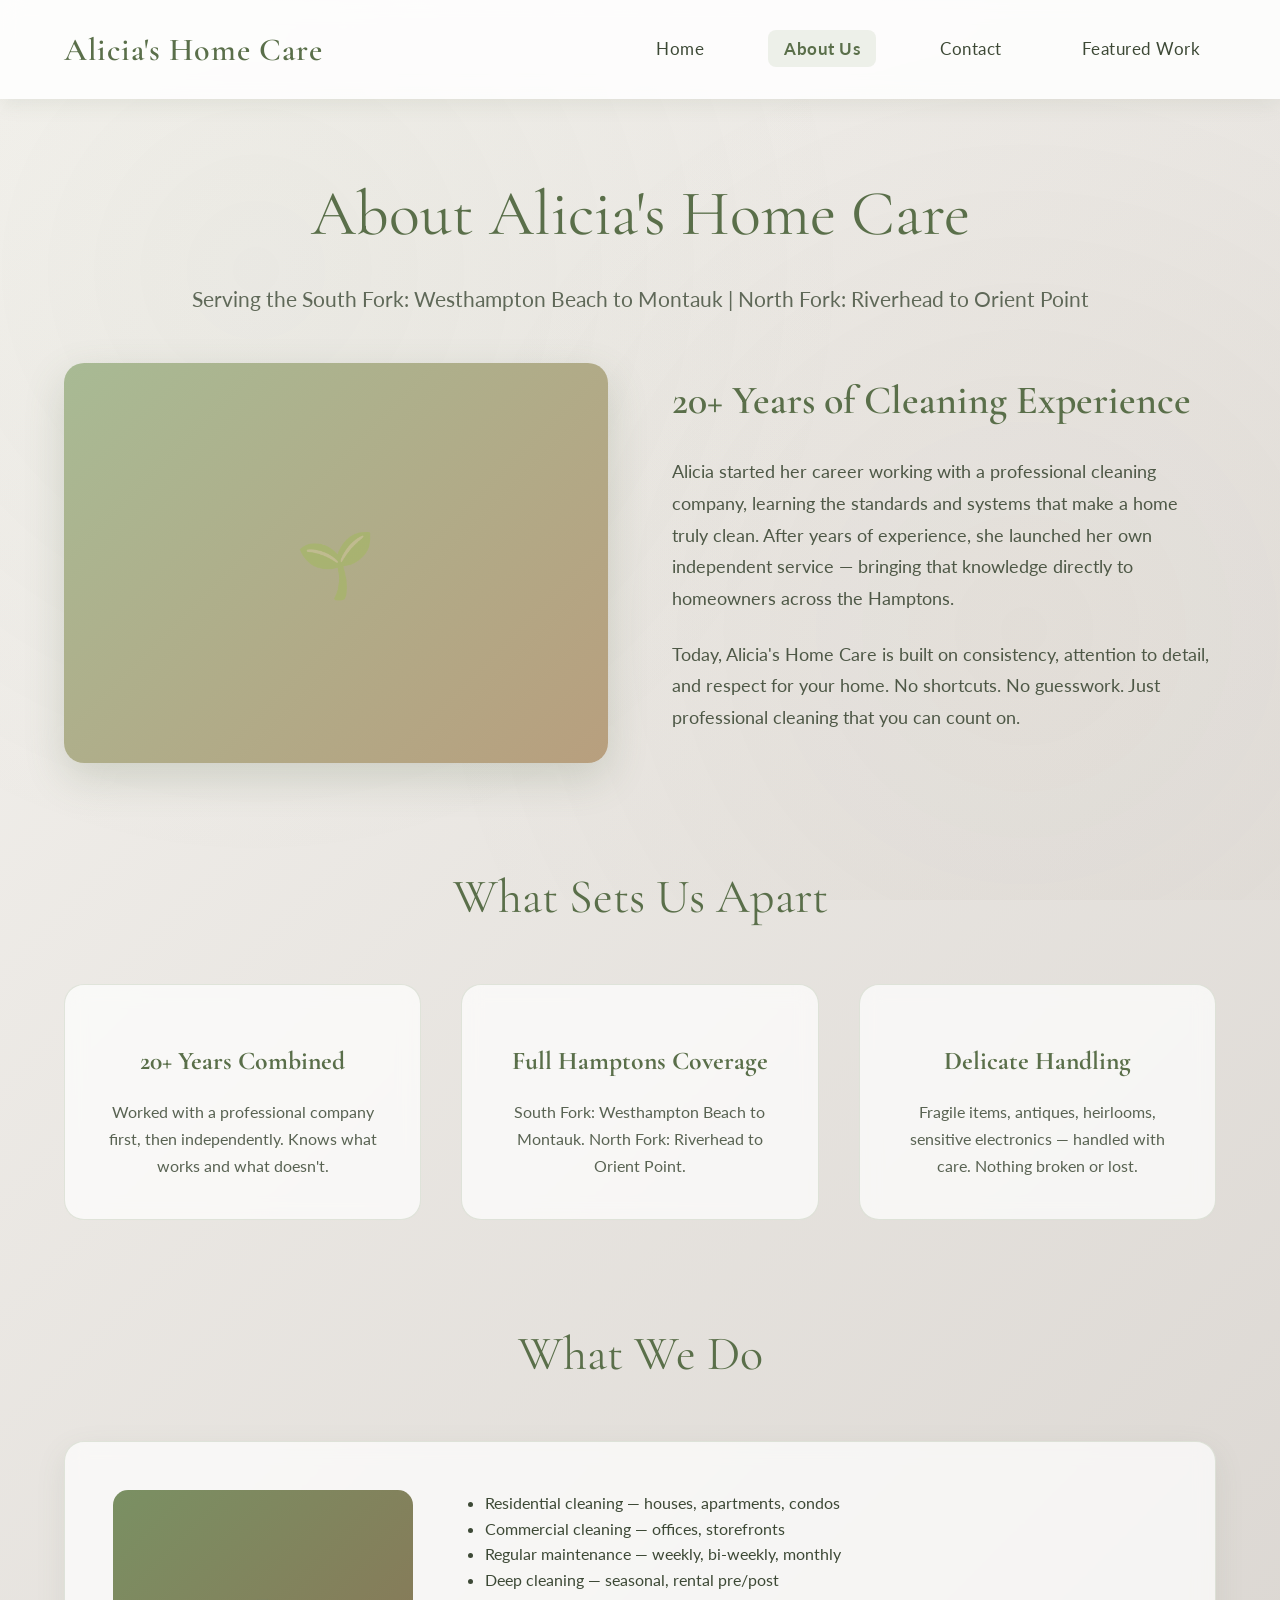
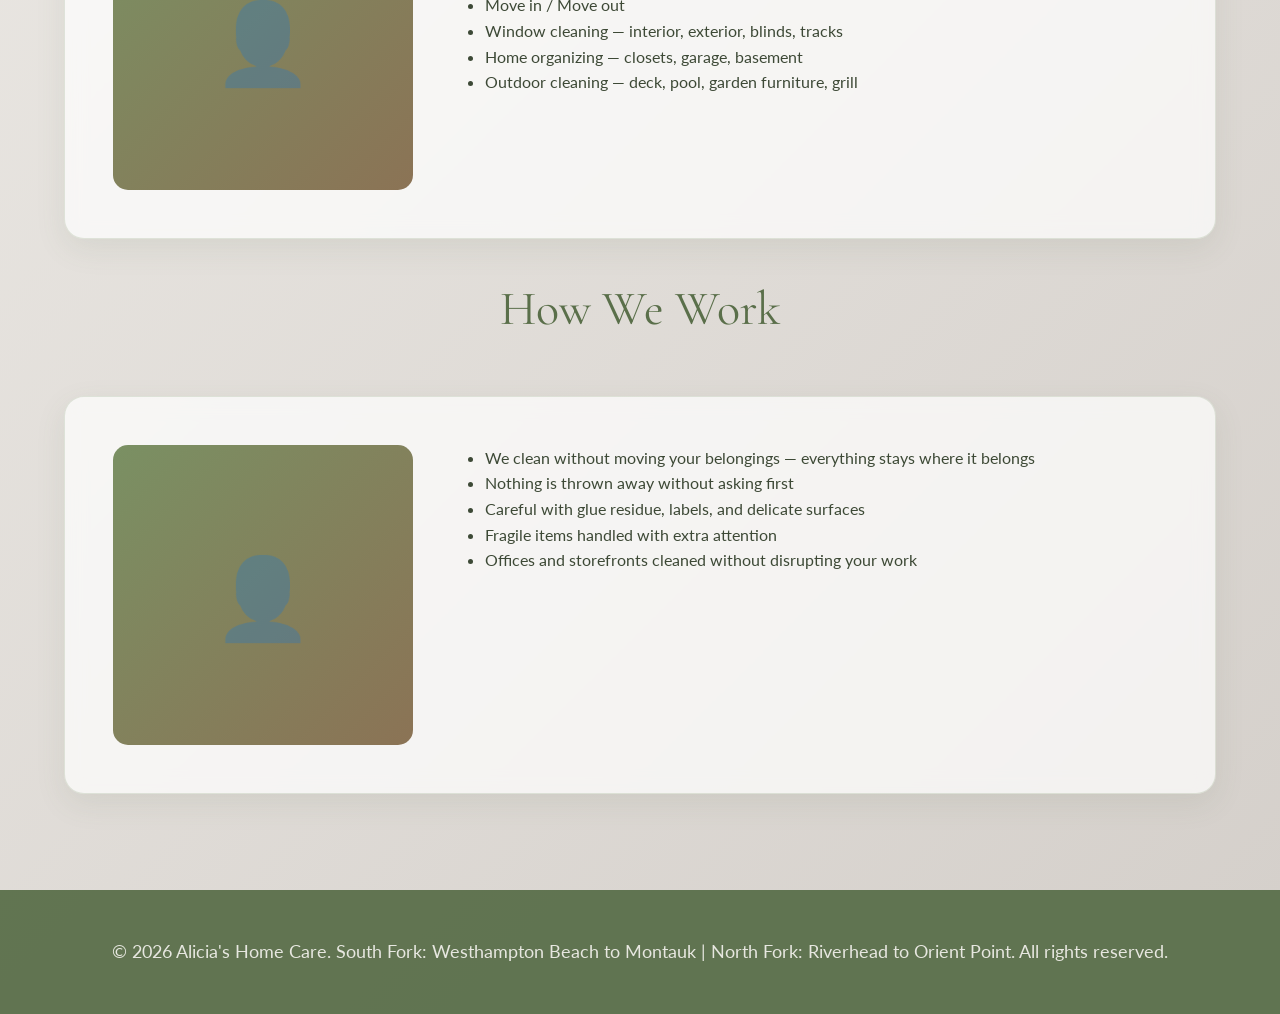
<file: about.html>
<!DOCTYPE html>
<html lang="en">
<head>
    <meta charset="UTF-8">
    <meta name="viewport" content="width=device-width, initial-scale=1.0">
    <title>About Us - Alicia's Home Care</title>
    <link rel="preconnect" href="https://fonts.googleapis.com">
    <link rel="preconnect" href="https://fonts.gstatic.com" crossorigin>
    <link href="https://fonts.googleapis.com/css2?family=Cormorant+Garamond:wght@300;400;600&family=Lato:wght@300;400;700&display=swap" rel="stylesheet">
    <link rel="stylesheet" href="styles.css">
</head>
<body>
    <header>
        <nav>
            <div class="logo">Alicia's Home Care</div>
            <ul class="nav-links">
                <li><a href="index.html" data-page="home">Home</a></li>
                <li><a href="about.html" class="active" data-page="about">About Us</a></li>
                <li><a href="contact.html" data-page="contact">Contact</a></li>
                <li><a href="examples.html" data-page="examples">Featured Work</a></li>
            </ul>
        </nav>
    </header>

    <main>
        <section class="page-hero">
            <h1>About Alicia's Home Care</h1>
            <p class="subtitle">Serving the South Fork: Westhampton Beach to Montauk | North Fork: Riverhead to Orient Point</p>
        </section>

        <section class="about-content">
            <div class="content-block">
                <div class="content-image">
                    <div class="placeholder-about"></div>
                </div>
                <div class="content-text">
                    <h2>20+ Years of Cleaning Experience</h2>
                    <p>Alicia started her career working with a professional cleaning company, learning the standards and systems that make a home truly clean. After years of experience, she launched her own independent service — bringing that knowledge directly to homeowners across the Hamptons.</p>
                    <p>Today, Alicia's Home Care is built on consistency, attention to detail, and respect for your home. No shortcuts. No guesswork. Just professional cleaning that you can count on.</p>
                </div>
            </div>

            <div class="values-section">
                <h2>What Sets Us Apart</h2>
                <div class="values-grid">
                    <div class="value-card">
                        <div class="value-icon"></div>
                        <h3>20+ Years Combined</h3>
                        <p>Worked with a professional company first, then independently. Knows what works and what doesn't.</p>
                    </div>
                    <div class="value-card">
                        <div class="value-icon"></div>
                        <h3>Full Hamptons Coverage</h3>
                        <p>South Fork: Westhampton Beach to Montauk. North Fork: Riverhead to Orient Point.</p>
                    </div>
                    <div class="value-card">
                        <div class="value-icon"></div>
                        <h3>Delicate Handling</h3>
                        <p>Fragile items, antiques, heirlooms, sensitive electronics — handled with care. Nothing broken or lost.</p>
                    </div>
                </div>
            </div>

            <div class="team-section">
                <h2>What We Do</h2>
                <div class="founder-card">
                    <div class="founder-image">
                        <div class="placeholder-founder"></div>
                    </div>
                    <div class="founder-info">
                        <ul style="margin: 0; padding-left: 1.5rem;">
                            <li>Residential cleaning — houses, apartments, condos</li>
                            <li>Commercial cleaning — offices, storefronts</li>
                            <li>Regular maintenance — weekly, bi-weekly, monthly</li>
                            <li>Deep cleaning — seasonal, rental pre/post</li>
                            <li>Move in / Move out</li>
                            <li>Window cleaning — interior, exterior, blinds, tracks</li>
                            <li>Home organizing — closets, garage, basement</li>
                            <li>Outdoor cleaning — deck, pool, garden furniture, grill</li>
                        </ul>
                    </div>
                </div>
            </div>

            <div class="team-section" style="margin-top: 2rem;">
                <h2>How We Work</h2>
                <div class="founder-card">
                    <div class="founder-image">
                        <div class="placeholder-founder"></div>
                    </div>
                    <div class="founder-info">
                        <ul style="margin: 0; padding-left: 1.5rem;">
                            <li>We clean without moving your belongings — everything stays where it belongs</li>
                            <li>Nothing is thrown away without asking first</li>
                            <li>Careful with glue residue, labels, and delicate surfaces</li>
                            <li>Fragile items handled with extra attention</li>
                            <li>Offices and storefronts cleaned without disrupting your work</li>
                        </ul>
                    </div>
                </div>
            </div>
        </section>
    </main>

    <footer>
        <div class="footer-content">
            <p>&copy; 2026 Alicia's Home Care. South Fork: Westhampton Beach to Montauk | North Fork: Riverhead to Orient Point. All rights reserved.</p>
        </div>
    </footer>

    <script src="script.js"></script>
</body>
</html>
</file>
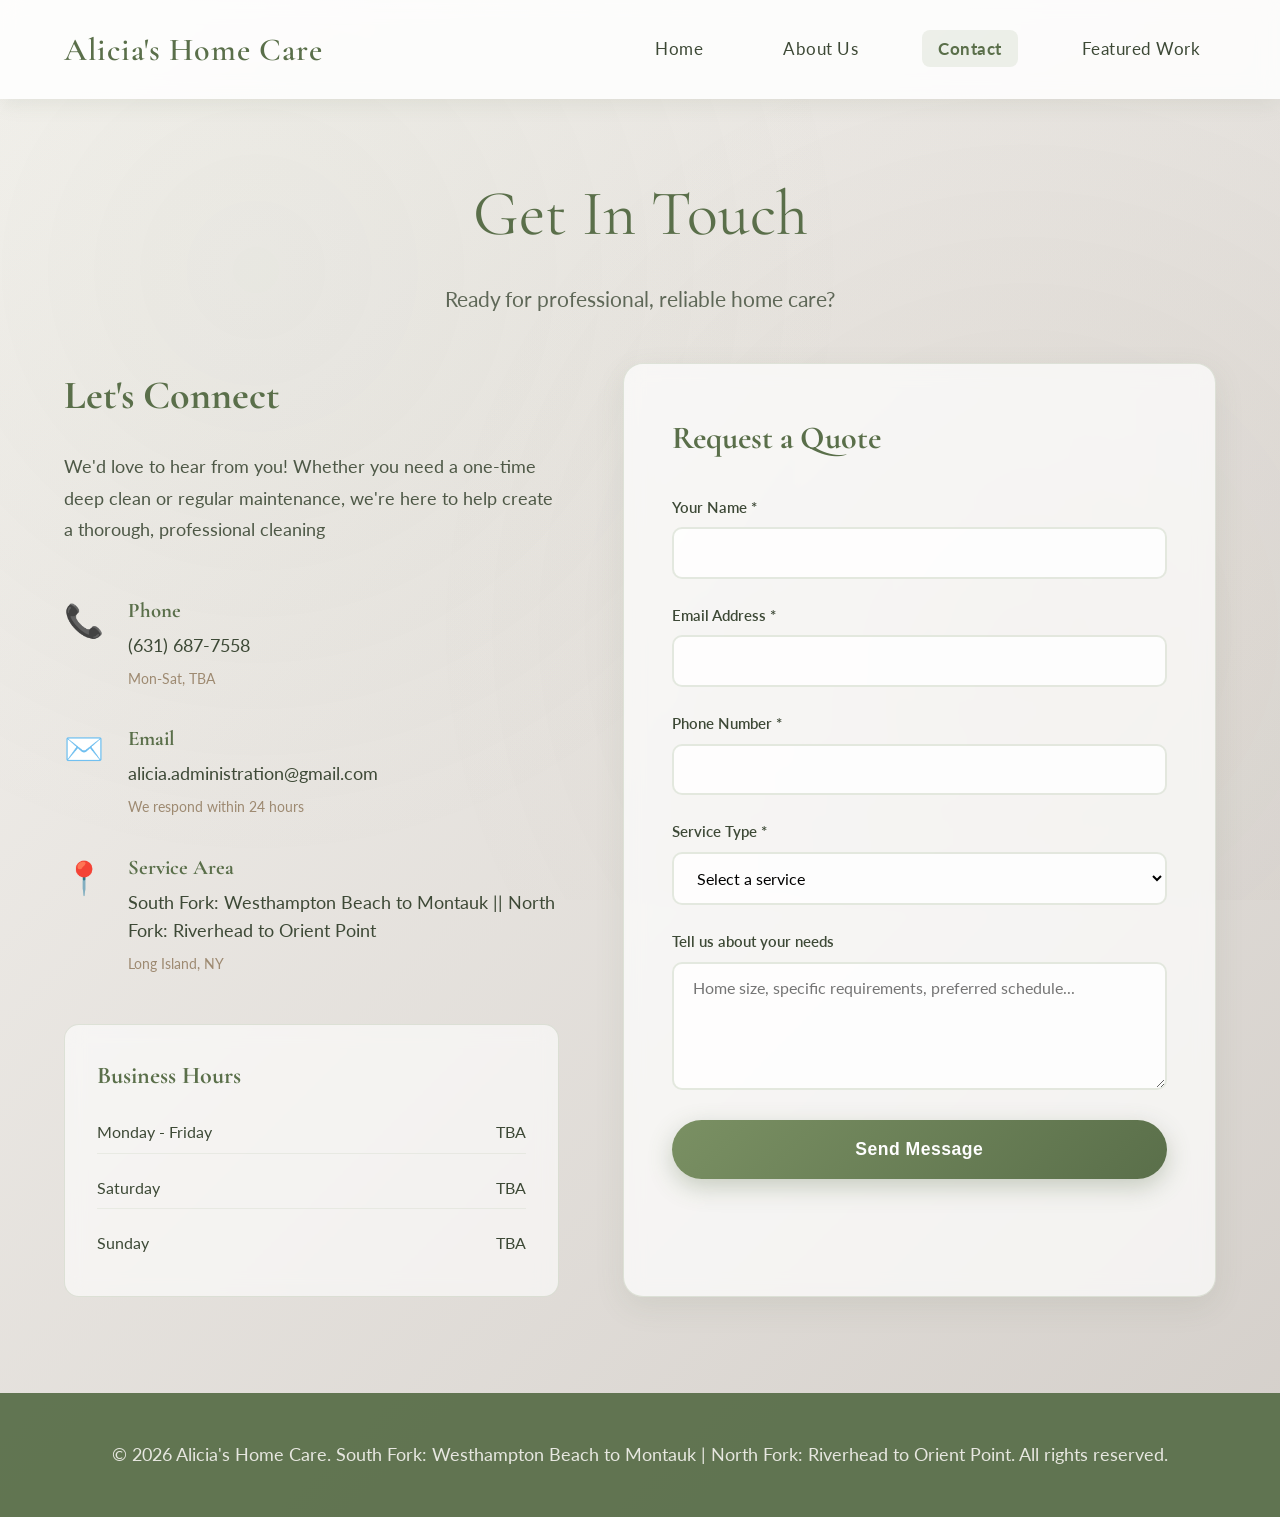
<file: contact.html>
<!DOCTYPE html>
<html lang="en">
<head>
    <meta charset="UTF-8">
    <meta name="viewport" content="width=device-width, initial-scale=1.0">
    <title>Contact Us - Alicia's Home Care</title>
    <link rel="preconnect" href="https://fonts.googleapis.com">
    <link rel="preconnect" href="https://fonts.gstatic.com" crossorigin>
    <link href="https://fonts.googleapis.com/css2?family=Cormorant+Garamond:wght@300;400;600&family=Lato:wght@300;400;700&display=swap" rel="stylesheet">
    <link rel="stylesheet" href="styles.css">
</head>
<body>
    <header>
        <nav>
            <div class="logo"> Alicia's Home Care</div>
            <ul class="nav-links">
                <li><a href="index.html" data-page="home">Home</a></li>
                <li><a href="about.html" data-page="about">About Us</a></li>
                <li><a href="contact.html" class="active" data-page="contact">Contact</a></li>
                <li><a href="examples.html" data-page="examples">Featured Work</a></li>
            </ul>
        </nav>
    </header>

    <main>
        <section class="page-hero">
            <h1>Get In Touch</h1>
            <p class="subtitle">Ready for professional, reliable home care?</p>
        </section>

        <section class="contact-section">
            <div class="contact-container">
                <div class="contact-info">
                    <h2>Let's Connect</h2>
                    <p class="contact-intro">We'd love to hear from you! Whether you need a one-time deep clean or regular maintenance, we're here to help create a thorough, professional cleaning</p>
                    
                    <div class="info-items">
                        <div class="info-item">
                            <div class="info-icon">📞</div>
                            <div class="info-content">
                                <h4>Phone</h4>
                                <p>(631) 687-7558</p>
                                <span class="info-note">Mon-Sat, TBA</span>
                            </div>
                        </div>
                        
                        <div class="info-item">
                            <div class="info-icon">✉️</div>
                            <div class="info-content">
                                <h4>Email</h4>
                                <p>alicia.administration@gmail.com</p>
                                <span class="info-note">We respond within 24 hours</span>
                            </div>
                        </div>
                        
                        <div class="info-item">
                            <div class="info-icon">📍</div>
                            <div class="info-content">
                                <h4>Service Area</h4>
                                <p>South Fork: Westhampton Beach to Montauk || North Fork: Riverhead to Orient Point</p>
                                <span class="info-note">Long Island, NY</span>
                            </div>
                        </div>
                    </div>

                    <div class="business-hours">
                        <h3>Business Hours</h3>
                        <div class="hours-list">
                            <div class="hours-item">
                                <span>Monday - Friday</span>
                                <span>TBA</span>
                            </div>
                            <div class="hours-item">
                                <span>Saturday</span>
                                <span>TBA</span>
                            </div>
                            <div class="hours-item">
                                <span>Sunday</span>
                                <span>TBA</span>
                            </div>
                        </div>
                    </div>
                </div>

                <div class="contact-form-wrapper">
                    <form id="contact-form" class="contact-form" action="https://formsubmit.co/jean.pulla01@outlook.com" method="POST">
                        <h3>Request a Quote</h3>
                        
                        <div class="form-group">
                            <label for="name">Your Name *</label>
                            <input type="text" id="name" name="name" required>
                        </div>
                        
                        <div class="form-group">
                            <label for="email">Email Address *</label>
                            <input type="email" id="email" name="email" required>
                        </div>
                        
                        <div class="form-group">
                            <label for="phone">Phone Number *</label>
                            <input type="tel" id="phone" name="phone" required>
                        </div>
                        
                        <div class="form-group">
                            <label for="service">Service Type *</label>
                            <select id="service" name="service" required>
                                <option value="">Select a service</option>
                                <option value="deep-clean">Deep Cleaning</option>
                                <option value="regular">Regular Maintenance</option>
                                <option value="move">Move In/Out</option>
                                <option value="window">Window Cleaning</option>
                                <option value="custom">Custom Service</option>
                            </select>
                        </div>
                        
                        <div class="form-group">
                            <label for="message">Tell us about your needs</label>
                            <textarea id="message" name="message" rows="5" placeholder="Home size, specific requirements, preferred schedule..."></textarea>
                        </div>
                        <input type="hidden" name="_captcha" value="false">
                        <button type="submit" class="submit-button">Send Message</button>
                        
                        <div id="form-message" class="form-message"></div>
                    </form>
                </div>
            </div>
        </section>
    </main>

    <footer>
        <div class="footer-content">
            <p>&copy; 2026 Alicia's Home Care. South Fork: Westhampton Beach to Montauk | North Fork: Riverhead to Orient Point. All rights reserved.</p>
        </div>
    </footer>

    <script src="script.js"></script>
</body>
</html>
</file>
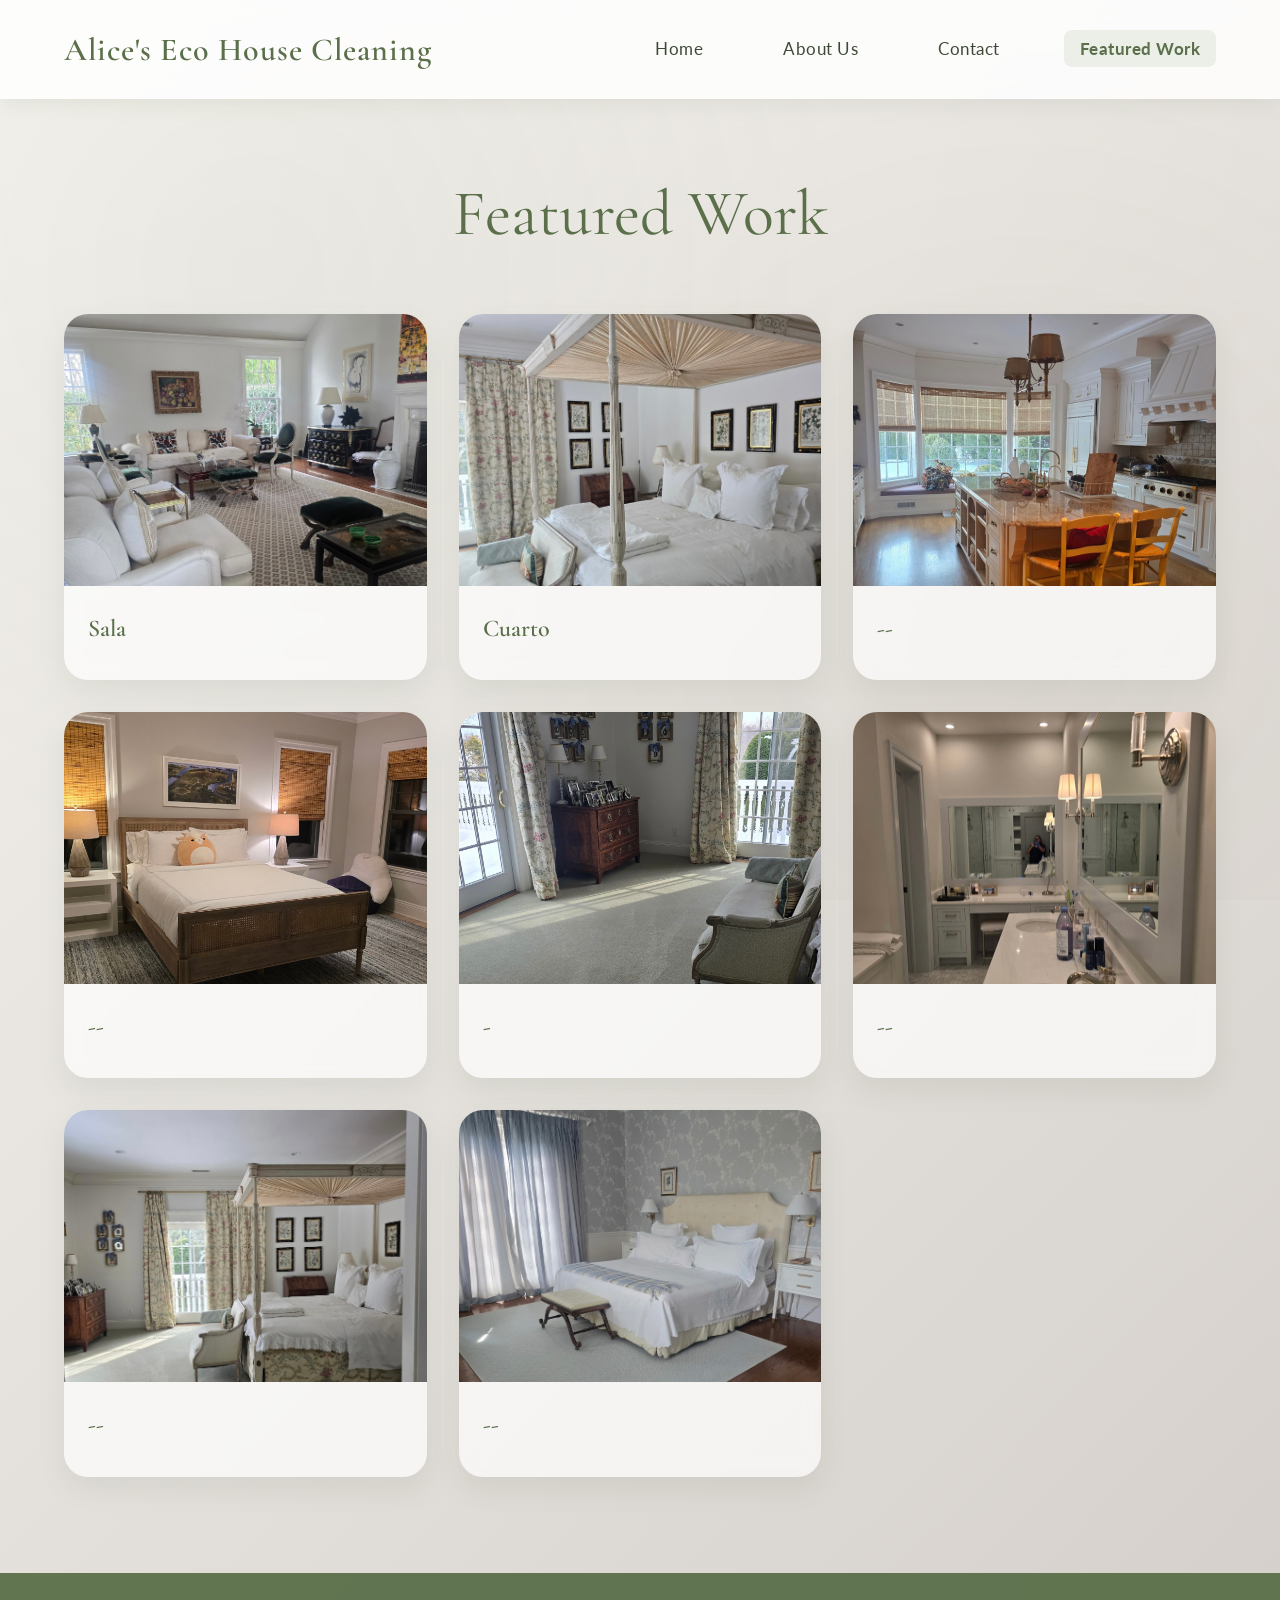
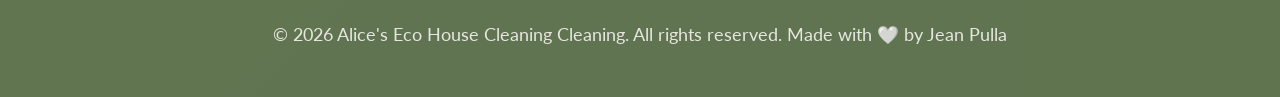
<file: examples.html>
<!DOCTYPE html>
<html lang="en">
<head>
    <meta charset="UTF-8">
    <meta name="viewport" content="width=device-width, initial-scale=1.0">
    <title>Featured Work - Alice's Eco House Cleaning</title>
    <link rel="preconnect" href="https://fonts.googleapis.com">
    <link rel="preconnect" href="https://fonts.gstatic.com" crossorigin>
    <link href="https://fonts.googleapis.com/css2?family=Cormorant+Garamond:wght@300;400;600&family=Lato:wght@300;400;700&display=swap" rel="stylesheet">
    <link rel="stylesheet" href="styles.css">
</head>
<body>
    <header>
        <nav>
            <div class="logo">Alice's Eco House Cleaning</div>
            <ul class="nav-links">
                <li><a href="index.html" data-page="home">Home</a></li>
                <li><a href="about.html" class="active" data-page="about">About Us</a></li>
                <li><a href="contact.html" data-page="contact">Contact</a></li>
                <li><a href="examples.html" data-page="examples">Featured Work</a></li>
            </ul>
        </nav>
    </header>

        <main>
        <section class="page-hero">
            <h1>Featured Work</h1>
            <div class="subtitle"></div>
        </section>

        <section class="featured-work-gallery">
            <div class="gallery-grid" id="galleryGrid">
                <div class="gallery-card">
                    <div class="card-image">
                        <img src="reference/img1.jpg" alt="Eco cleaning project 1" loading="lazy">
                    </div>
                    <div class="card-caption">
                        <h3>Sala</h3>
                    </div>
                </div>

                <div class="gallery-card">
                    <div class="card-image">
                        <img src="reference/img2.jpg" alt="Eco cleaning project 2" loading="lazy">
                    </div>
                    <div class="card-caption">
                        <h3>Cuarto</h3>
                    </div>
                </div>

                <div class="gallery-card">
                    <div class="card-image">
                        <img src="reference/img3.jpg" alt="Eco cleaning project 3" loading="lazy">
                    </div>
                    <div class="card-caption">
                        <h3>--</h3>
                    </div>
                </div>

                <div class="gallery-card">
                    <div class="card-image">
                        <img src="reference/img6.jpg" alt="Eco cleaning project 4" loading="lazy">
                    </div>
                    <div class="card-caption">
                        <h3>--</h3>
                    </div>
                </div>

                <div class="gallery-card">
                    <div class="card-image">
                        <img src="reference/img4.jpg" alt="Eco cleaning project 5" loading="lazy">
                    </div>
                    <div class="card-caption">
                        <h3>-</h3>
                    </div>
                </div>

                <div class="gallery-card">
                    <div class="card-image">
                        <img src="reference/img5.jpg" alt="Eco cleaning project 6" loading="lazy">
                    </div>
                    <div class="card-caption">
                        <h3>--</h3>
                    </div>
                </div>

                <div class="gallery-card">
                    <div class="card-image">
                        <img src="reference/img7.jpg" alt="Eco cleaning project 7" loading="lazy">
                    </div>
                    <div class="card-caption">
                        <h3>--</h3>
                    </div>
                </div>

                <div class="gallery-card">
                    <div class="card-image">
                        <img src="reference/img8.jpg" alt="Eco cleaning project 8" loading="lazy">
                    </div>
                    <div class="card-caption">
                        <h3>--</h3>
                    </div>
                </div>
            </div>
        </section>
    </main>

    <footer>
        <div class="footer-content">
            <p>&copy; 2026 Alice's Eco House Cleaning Cleaning. All rights reserved. Made with 🤍 by Jean Pulla</p>
        </div>
    </footer>

    <script src="script.js"></script>
</body>
</html>
</file>
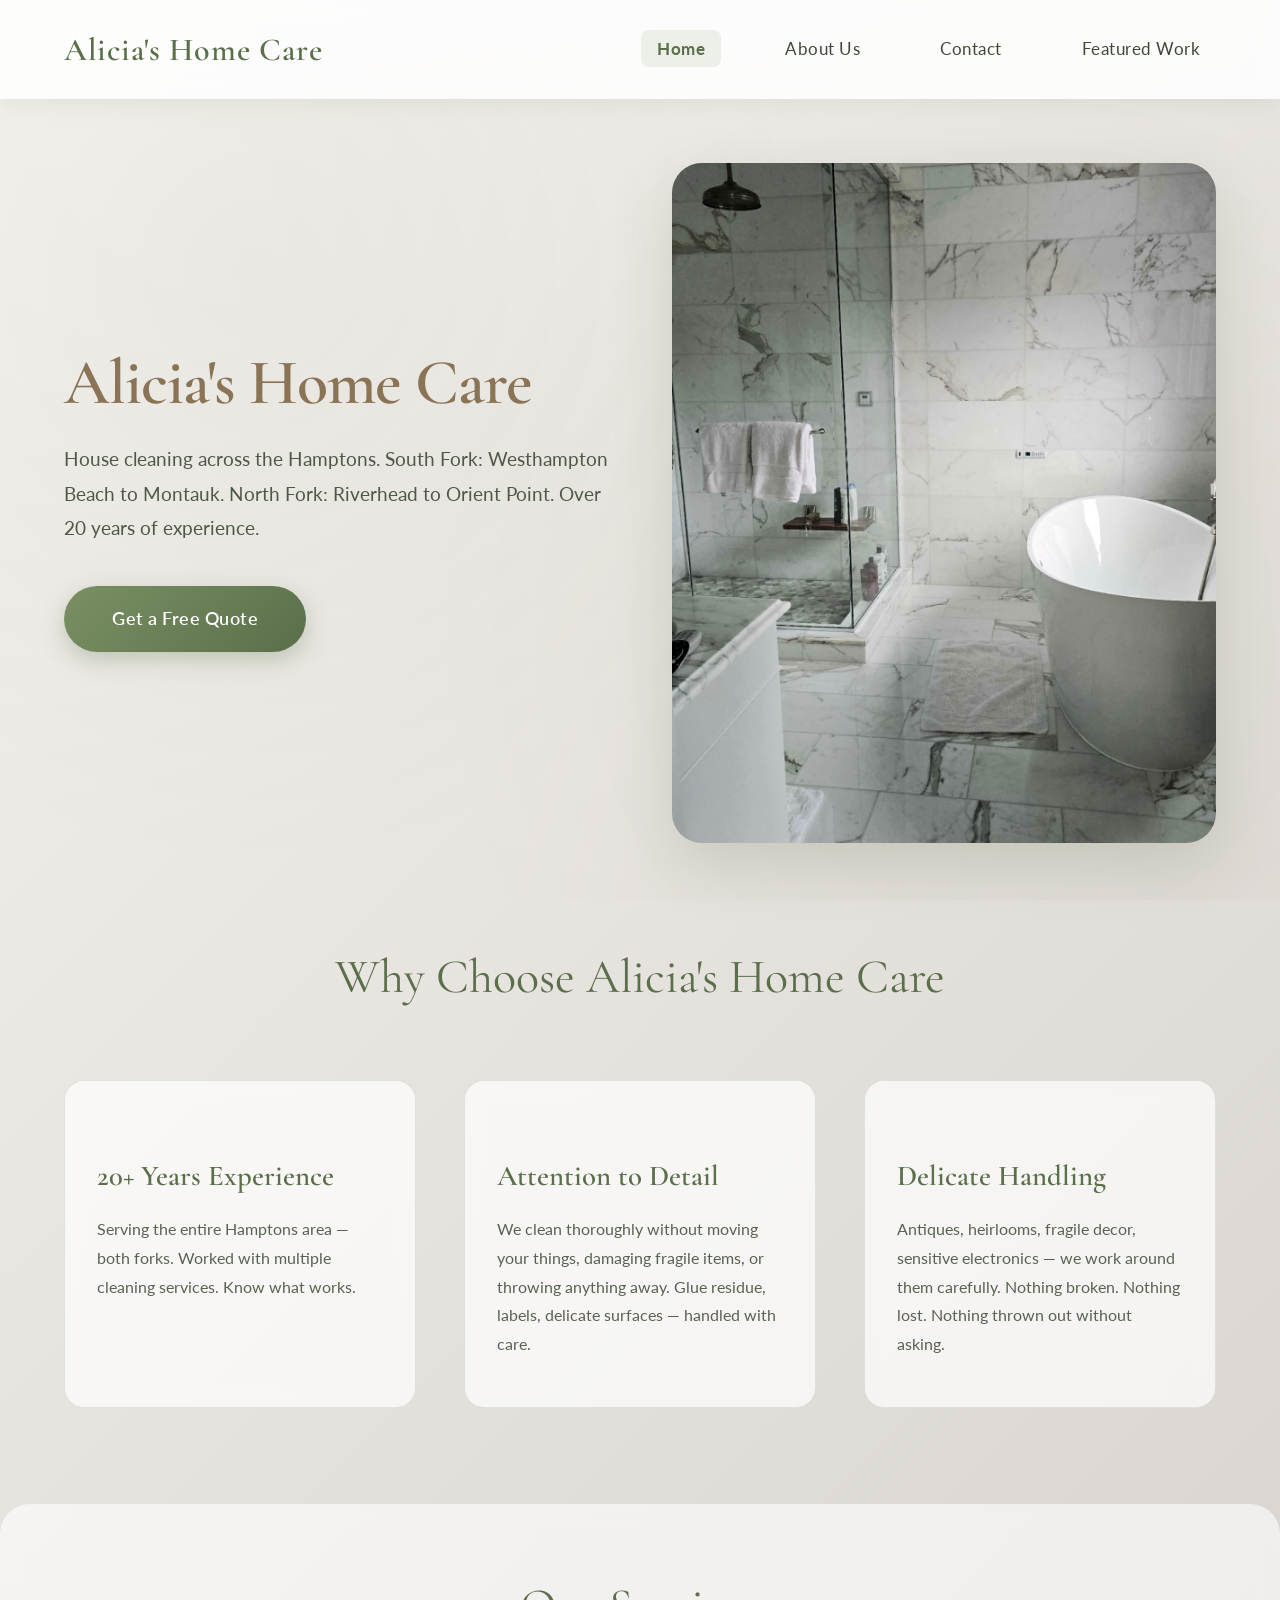
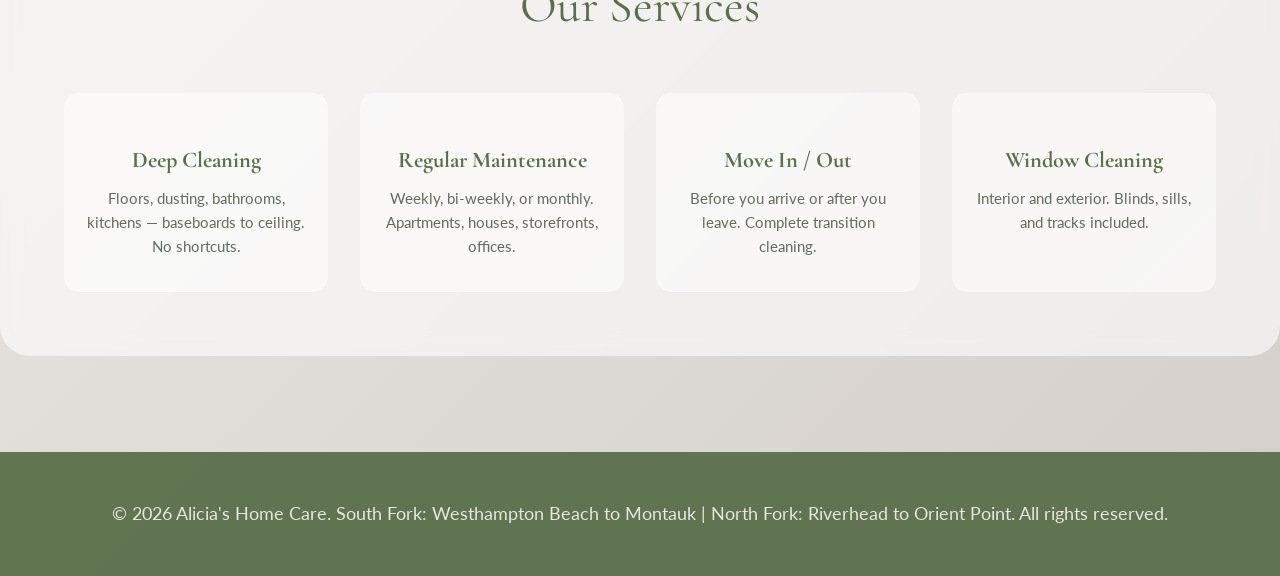
<file: home.html>
<!DOCTYPE html>
<html lang="en">
<head>
    <meta charset="UTF-8">
    <meta name="viewport" content="width=device-width, initial-scale=1.0">
    <title>Alicia's Home Care</title>
    <link rel="preconnect" href="https://fonts.googleapis.com">
    <link rel="preconnect" href="https://fonts.gstatic.com" crossorigin>
    <link href="https://fonts.googleapis.com/css2?family=Cormorant+Garamond:wght@300;400;600&family=Lato:wght@300;400;700&display=swap" rel="stylesheet">
    <link rel="stylesheet" href="styles.css">
    <div id="google_translate_element"></div>
    </script>
</head>
<body>
    <header>
        <nav>
            <div class="logo">Alicia's Home Care</div>
            <ul class="nav-links">
                <li><a href="javascript:void(0);" onclick="returnToHome()" data-page="home">Home</a></li>
                <li><a href="about.html" data-page="about">About Us</a></li>
                <li><a href="contact.html" data-page="contact">Contact</a></li>
                <li><a href="examples.html" data-page="examples">Featured Work</a></li>
            </ul>
        </nav>
    </header>

    <main>
        <section class="hero">
            <div class="hero-content">
                <h1><strong>Alicia's Home Care</strong></h1>
                <p>House cleaning across the Hamptons. South Fork: Westhampton Beach to Montauk. North Fork: Riverhead to Orient Point. Over 20 years of experience.</p>
                <a href="contact.html" class="cta-button">Get a Free Quote</a>
            </div>
            <div class="hero-image">
                <div class="image-container">
                    <img src="home/home1.jpg" alt="House cleaning service" class="hero-img">
                </div>
            </div>
        </section>

        <section class="features">
            <h2>Why Choose Alicia's Home Care</h2>
            <div class="feature-grid">
                <div class="feature-card">
                    <div class="feature-icon"></div>
                    <h3>20+ Years Experience</h3>
                    <p>Serving the entire Hamptons area — both forks. Worked with multiple cleaning services. Know what works.</p>
                </div>
                <div class="feature-card">
                    <div class="feature-icon"></div>
                    <h3>Attention to Detail</h3>
                    <p>We clean thoroughly without moving your things, damaging fragile items, or throwing anything away. Glue residue, labels, delicate surfaces — handled with care.</p>
                </div>
                <div class="feature-card">
                    <div class="feature-icon"></div>
                    <h3>Delicate Handling</h3>
                    <p>Antiques, heirlooms, fragile decor, sensitive electronics — we work around them carefully. Nothing broken. Nothing lost. Nothing thrown out without asking.</p>
                </div>
            </div>
        </section>

        <section class="services-preview">
            <h2>Our Services</h2>
            <div class="services-list">
                <div class="service-item">
                    <span class="service-icon"></span>
                    <h4>Deep Cleaning</h4>
                    <p>Floors, dusting, bathrooms, kitchens — baseboards to ceiling. No shortcuts.</p>
                </div>
                <div class="service-item">
                    <span class="service-icon"></span>
                    <h4>Regular Maintenance</h4>
                    <p>Weekly, bi-weekly, or monthly. Apartments, houses, storefronts, offices.</p>
                </div>
                <div class="service-item">
                    <span class="service-icon"></span>
                    <h4>Move In / Out</h4>
                    <p>Before you arrive or after you leave. Complete transition cleaning.</p>
                </div>
                <div class="service-item">
                    <span class="service-icon"></span>
                    <h4>Window Cleaning</h4>
                    <p>Interior and exterior. Blinds, sills, and tracks included.</p>
                </div>
            </div>
        </section>
    </main>

    <footer>
        <div class="footer-content">
            <p>&copy; 2026 Alicia's Home Care. South Fork: Westhampton Beach to Montauk | North Fork: Riverhead to Orient Point. All rights reserved.</p>
        </div>
    </footer>

    <script src="script.js"></script>
</body>
</html>
</file>
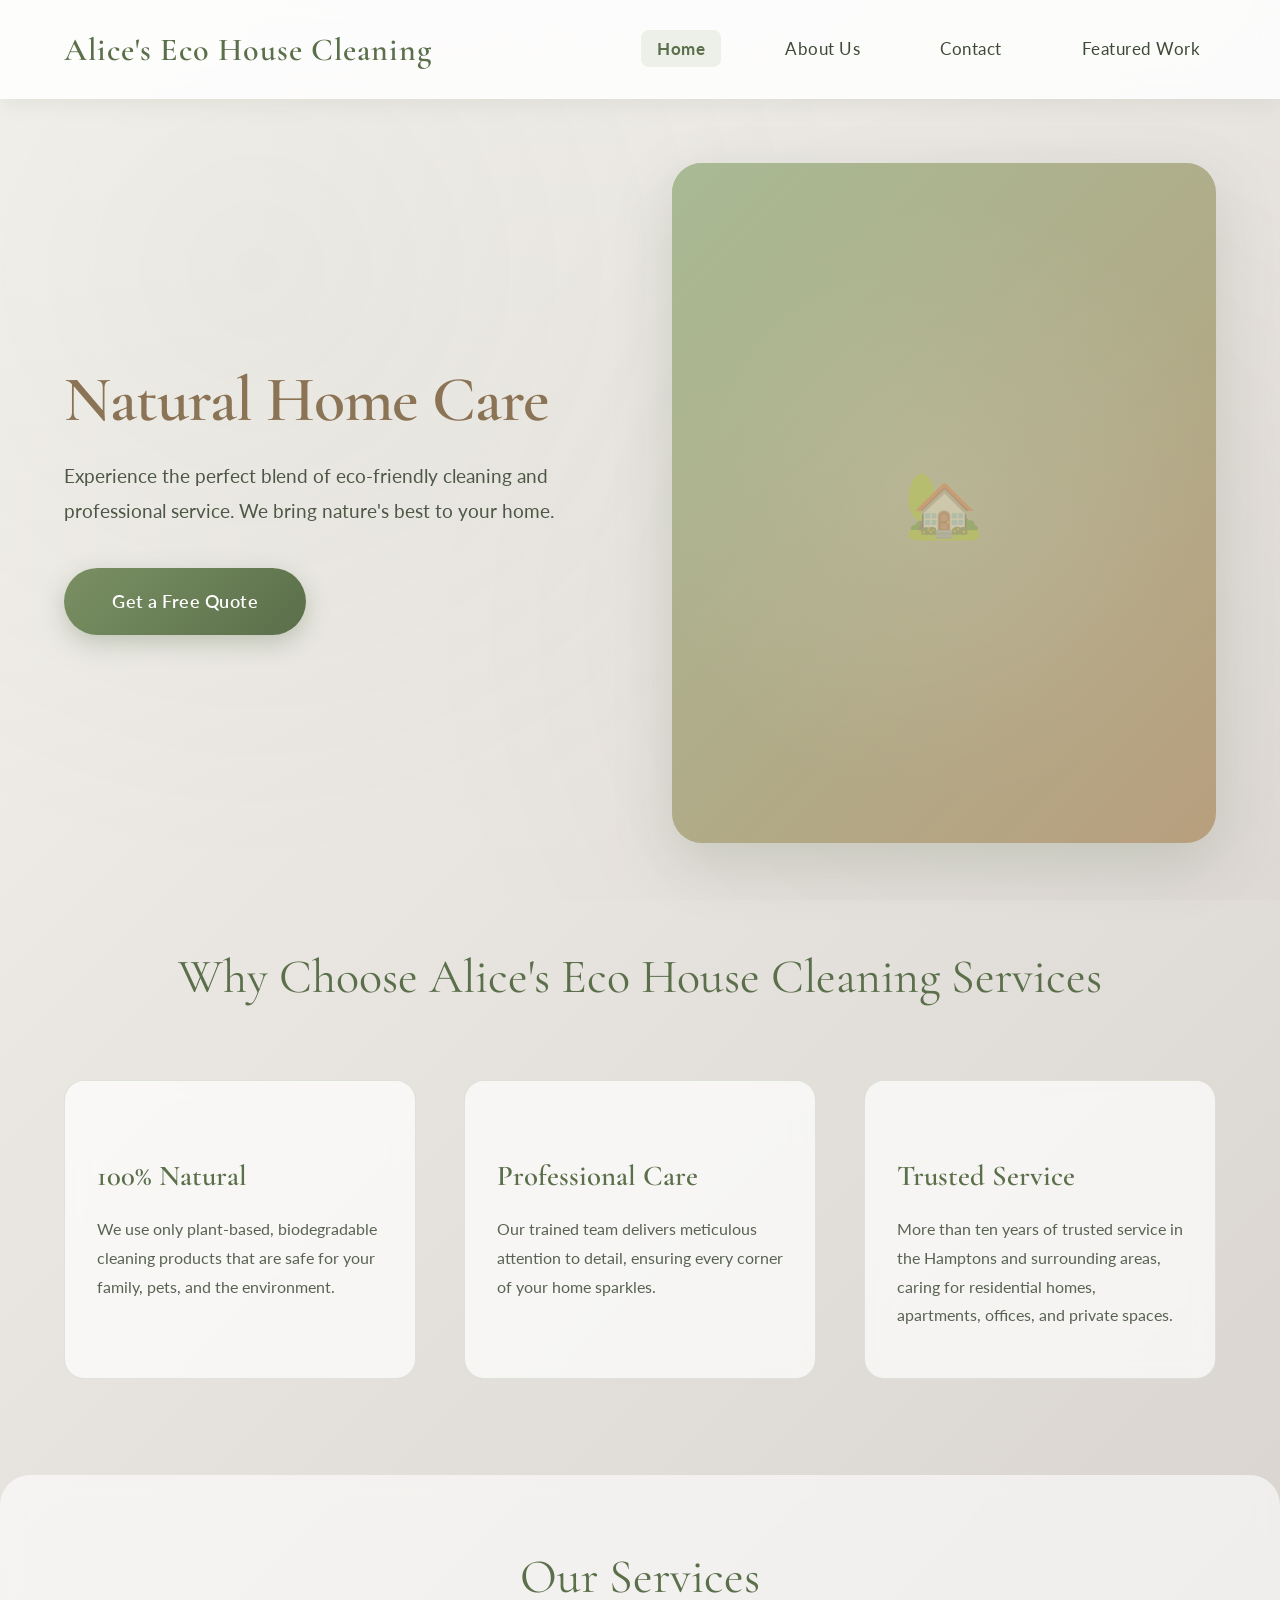
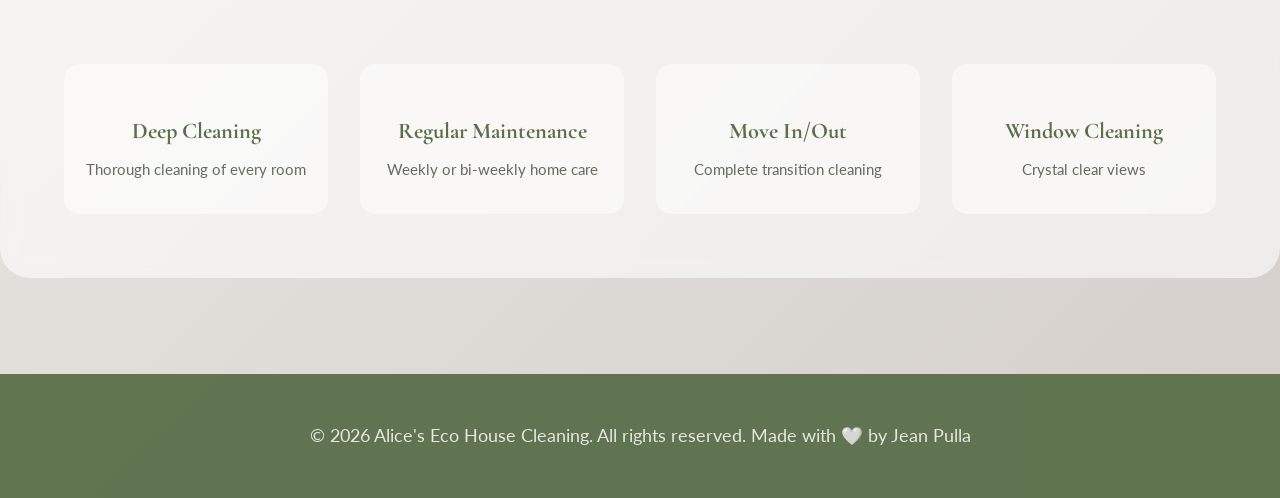
<file: load.html>
<!DOCTYPE html>
<html lang="en">
<head>
    <meta charset="UTF-8">
    <meta name="viewport" content="width=device-width, initial-scale=1.0">
    <title>Alice's Eco House Cleaning - Natural Home Care</title>
    <link rel="preconnect" href="https://fonts.googleapis.com">
    <link rel="preconnect" href="https://fonts.gstatic.com" crossorigin>
    <link href="https://fonts.googleapis.com/css2?family=Cormorant+Garamond:wght@300;400;600&family=Lato:wght@300;400;700&display=swap" rel="stylesheet">
    <link rel="stylesheet" href="styles.css">
    <div id="google_translate_element"></div>
    </script>
</head>
<body>
    <header>
        <nav>
            <div class="logo">Alice's Eco House Cleaning</div>
            <ul class="nav-links">
                <li><a href="index.html" class="active" data-page="home">Home</a></li>
                <li><a href="about.html" data-page="about">About Us</a></li>
                <li><a href="contact.html" data-page="contact">Contact</a></li>
                <li><a href="examples.html" data-page="examples">Featured Work</a></li>
            </ul>
        </nav>
    </header>

    <main>
        <section class="hero">
            <div class="hero-content">
                <h1><strong>Natural Home Care</strong></h1>
                <p>Experience the perfect blend of eco-friendly cleaning and professional service. We bring nature's best to your home.</p>
                <a href="contact.html" class="cta-button">Get a Free Quote</a>
            </div>
            <div class="hero-image">
                <div class="image-container">
                    <div class="placeholder-image"></div>
                </div>
            </div>
        </section>

        <section class="features">
            <h2>Why Choose Alice's Eco House Cleaning Services</h2>
            <div class="feature-grid">
                <div class="feature-card">
                    <div class="feature-icon"></div>
                    <h3>100% Natural</h3>
                    <p>We use only plant-based, biodegradable cleaning products that are safe for your family, pets, and the environment.</p>
                </div>
                <div class="feature-card">
                    <div class="feature-icon"></div>
                    <h3>Professional Care</h3>
                    <p>Our trained team delivers meticulous attention to detail, ensuring every corner of your home sparkles.</p>
                </div>
                <div class="feature-card">
                    <div class="feature-icon"></div>
                    <h3>Trusted Service</h3>
                    <p>More than ten years of trusted service in the Hamptons and surrounding areas, caring for residential homes, apartments, offices, and private spaces.</p>
                </div>
            </div>
        </section>

        <section class="services-preview">
            <h2>Our Services</h2>
            <div class="services-list">
                <div class="service-item">
                    <span class="service-icon"></span>
                    <h4>Deep Cleaning</h4>
                    <p>Thorough cleaning of every room</p>
                </div>
                <div class="service-item">
                    <span class="service-icon"></span>
                    <h4>Regular Maintenance</h4>
                    <p>Weekly or bi-weekly home care</p>
                </div>
                <div class="service-item">
                    <span class="service-icon"></span>
                    <h4>Move In/Out</h4>
                    <p>Complete transition cleaning</p>
                </div>
                <div class="service-item">
                    <span class="service-icon"></span>
                    <h4>Window Cleaning</h4>
                    <p>Crystal clear views</p>
                </div>
            </div>
        </section>
    </main>

    <footer>
        <div class="footer-content">
            <p>&copy; 2026 Alice's Eco House Cleaning. All rights reserved. Made with 🤍 by Jean Pulla</p>
        </div>
    </footer>

    <script src="script.js"></script>
</body>
</html>
</file>
<file: styles.css>
:root {
    --olive-dark: #5a6f4a;
    --olive-medium: #7a9063;
    --olive-light: #a8ba94;
    --cream: #f5f3ef;
    --warm-grey: #d4cfca;
    --brown-accent: #8b7355;
    --brown-light: #b89f7e;
    --text-dark: #3d4936;
    --white: #fefefe;
    --shadow-subtle: rgba(90, 111, 74, 0.1);
    --shadow-medium: rgba(90, 111, 74, 0.2);
    --shadow-strong: rgba(90, 111, 74, 0.3);
}

* {
    margin: 0;
    padding: 0;
    box-sizing: border-box;
}

body {
    font-family: 'Lato', sans-serif;
    background: linear-gradient(135deg, var(--cream) 0%, var(--warm-grey) 100%);
    color: var(--text-dark);
    line-height: 1.6;
    min-height: 100vh;
}

/* Organic texture overlay */
body::before {
    content: '';
    position: fixed;
    top: 0;
    left: 0;
    width: 100%;
    height: 100%;
    background-image: 
        radial-gradient(circle at 20% 30%, rgba(122, 144, 99, 0.05) 0%, transparent 50%),
        radial-gradient(circle at 80% 70%, rgba(139, 115, 85, 0.05) 0%, transparent 50%);
    pointer-events: none;
    z-index: 0;
}

/* ============================================
   HEADER & NAVIGATION
   ============================================ */

header {
    position: relative;
    background: rgba(255, 255, 255, 0.85);
    backdrop-filter: blur(10px);
    padding: 1.5rem 5%;
    box-shadow: 0 4px 20px var(--shadow-subtle);
    z-index: 100;
}

nav {
    display: flex;
    justify-content: space-between;
    align-items: center;
    max-width: 1400px;
    margin: 0 auto;
}

.logo {
    font-family: 'Cormorant Garamond', serif;
    font-size: 2rem;
    font-weight: 600;
    color: var(--olive-dark);
    letter-spacing: 1px;
    position: relative;
}

.logo::after {
    margin-left: 8px;
    font-size: 1.5rem;
}

.nav-links {
    display: flex;
    gap: 3rem;
    list-style: none;
}

.nav-links a {
    text-decoration: none;
    color: var(--text-dark);
    font-weight: 400;
    font-size: 1.05rem;
    letter-spacing: 0.5px;
    position: relative;
    padding: 0.5rem 1rem;
    transition: all 0.4s cubic-bezier(0.4, 0, 0.2, 1);
    border-radius: 8px;
}

.nav-links a::before {
    content: '';
    position: absolute;
    bottom: 0;
    left: 50%;
    width: 0;
    height: 2px;
    background: linear-gradient(90deg, var(--olive-medium), var(--brown-accent));
    transform: translateX(-50%);
    transition: width 0.4s cubic-bezier(0.4, 0, 0.2, 1);
}

.nav-links a:hover {
    color: var(--olive-dark);
    background: rgba(122, 144, 99, 0.08);
    transform: translateY(-2px);
}

.nav-links a:hover::before {
    width: 80%;
}

.nav-links a.active {
    color: var(--olive-dark);
    font-weight: 700;
    background: rgba(122, 144, 99, 0.12);
}

/* ============================================
   HOME PAGE - HERO SECTION
   ============================================ */

.hero {
    position: relative;
    max-width: 1400px;
    margin: 4rem auto;
    padding: 0 5%;
    display: grid;
    grid-template-columns: 1fr 1fr;
    gap: 4rem;
    align-items: center;
    min-height: 70vh;
    z-index: 1;
}

.hero-content {
    animation: fadeInUp 1s ease-out;
}

.hero-img {
    width: 100%;
    height: 100%;
    object-fit: cover; /* This ensures the image covers the area nicely */
    display: block;
}

@keyframes fadeInUp {
    from {
        opacity: 0;
        transform: translateY(30px);
    }
    to {
        opacity: 1;
        transform: translateY(0);
    }
}

.hero-content h1 {
    font-family: 'Cormorant Garamond', serif;
    font-size: 4rem;
    font-weight: 300;
    color: var(--olive-dark);
    line-height: 1.1;
    margin-bottom: 1.5rem;
    letter-spacing: -1px;
}

.hero-content h1 strong {
    font-weight: 600;
    color: var(--brown-accent);
    display: block;
}

.hero-content p {
    font-size: 1.2rem;
    color: var(--text-dark);
    margin-bottom: 2.5rem;
    line-height: 1.8;
    opacity: 0.9;
}

.cta-button {
    display: inline-block;
    padding: 1.2rem 3rem;
    background: linear-gradient(135deg, var(--olive-medium), var(--olive-dark));
    color: var(--white);
    text-decoration: none;
    border-radius: 50px;
    font-weight: 600;
    font-size: 1.1rem;
    letter-spacing: 0.5px;
    box-shadow: 0 8px 25px var(--shadow-strong);
    transition: all 0.4s cubic-bezier(0.4, 0, 0.2, 1);
    position: relative;
    overflow: hidden;
}

.cta-button::before {
    content: '';
    position: absolute;
    top: 0;
    left: -100%;
    width: 100%;
    height: 100%;
    background: linear-gradient(90deg, transparent, rgba(255,255,255,0.2), transparent);
    transition: left 0.5s;
}

.cta-button:hover::before {
    left: 100%;
}

.cta-button:hover {
    transform: translateY(-3px);
    box-shadow: 0 12px 35px rgba(90, 111, 74, 0.4);
}

.hero-image {
    position: relative;
    animation: fadeInRight 1s ease-out 0.3s both;
}

@keyframes fadeInRight {
    from {
        opacity: 0;
        transform: translateX(30px);
    }
    to {
        opacity: 1;
        transform: translateX(0);
    }
}

.image-container {
    position: relative;
    border-radius: 30px;
    overflow: hidden;
    box-shadow: 0 20px 60px var(--shadow-medium);
    background: linear-gradient(135deg, var(--olive-light), var(--warm-grey));
    aspect-ratio: 4/5;
}

.image-container::before {
    content: '';
    position: absolute;
    top: 0;
    left: 0;
    width: 100%;
    height: 100%;
    background: radial-gradient(circle at center, rgba(255,255,255,0.1) 0%, transparent 70%);
}

.placeholder-image {
    width: 100%;
    height: 100%;
    background: linear-gradient(135deg, var(--olive-light) 0%, var(--brown-light) 100%);
    display: flex;
    align-items: center;
    justify-content: center;
    font-size: 4rem;
}

.placeholder-image::after {
    content: '🏡';
    opacity: 0.3;
}

/* ============================================
   FEATURES SECTION
   ============================================ */

.features {
    max-width: 1400px;
    margin: 6rem auto;
    padding: 0 5%;
    position: relative;
    z-index: 1;
}

.features h2 {
    font-family: 'Cormorant Garamond', serif;
    font-size: 3rem;
    text-align: center;
    color: var(--olive-dark);
    margin-bottom: 4rem;
    font-weight: 400;
}

.feature-grid {
    display: grid;
    grid-template-columns: repeat(3, 1fr);
    gap: 3rem;
}

.feature-card {
    background: rgba(255, 255, 255, 0.7);
    backdrop-filter: blur(10px);
    padding: 3rem 2rem;
    border-radius: 20px;
    border: 1px solid rgba(122, 144, 99, 0.2);
    transition: all 0.4s cubic-bezier(0.4, 0, 0.2, 1);
    position: relative;
    overflow: hidden;
}

.feature-card::before {
    content: '';
    position: absolute;
    top: 0;
    left: 0;
    width: 100%;
    height: 4px;
    background: linear-gradient(90deg, var(--olive-medium), var(--brown-accent));
    transform: scaleX(0);
    transition: transform 0.4s cubic-bezier(0.4, 0, 0.2, 1);
}

.feature-card:hover::before {
    transform: scaleX(1);
}

.feature-card:hover {
    transform: translateY(-10px);
    box-shadow: 0 20px 50px var(--shadow-medium);
    background: rgba(255, 255, 255, 0.9);
}

.feature-icon {
    font-size: 3rem;
    margin-bottom: 1.5rem;
}

.feature-card h3 {
    font-family: 'Cormorant Garamond', serif;
    font-size: 1.8rem;
    color: var(--olive-dark);
    margin-bottom: 1rem;
    font-weight: 600;
}

.feature-card p {
    color: var(--text-dark);
    line-height: 1.8;
    opacity: 0.85;
}

/* ============================================
   SERVICES PREVIEW SECTION
   ============================================ */

.services-preview {
    max-width: 1400px;
    margin: 6rem auto;
    padding: 4rem 5%;
    background: rgba(255, 255, 255, 0.6);
    backdrop-filter: blur(10px);
    border-radius: 30px;
    position: relative;
    z-index: 1;
}

.services-preview h2 {
    font-family: 'Cormorant Garamond', serif;
    font-size: 3rem;
    text-align: center;
    color: var(--olive-dark);
    margin-bottom: 3rem;
    font-weight: 400;
}

.services-list {
    display: grid;
    grid-template-columns: repeat(4, 1fr);
    gap: 2rem;
}

.service-item {
    text-align: center;
    padding: 2rem 1rem;
    background: rgba(255, 255, 255, 0.5);
    border-radius: 15px;
    transition: all 0.3s ease;
    border: 1px solid transparent;
}

.service-item:hover {
    transform: translateY(-5px);
    background: rgba(255, 255, 255, 0.9);
    border-color: var(--olive-light);
    box-shadow: 0 10px 30px var(--shadow-subtle);
}

.service-icon {
    font-size: 2.5rem;
    display: block;
    margin-bottom: 1rem;
}

.service-item h4 {
    font-family: 'Cormorant Garamond', serif;
    font-size: 1.4rem;
    color: var(--olive-dark);
    margin-bottom: 0.5rem;
}

.service-item p {
    color: var(--text-dark);
    font-size: 0.95rem;
    opacity: 0.8;
}

/* ============================================
   PAGE HERO (About & Contact Pages)
   ============================================ */

.page-hero {
    max-width: 1400px;
    margin: 4rem auto 3rem;
    padding: 0 5%;
    text-align: center;
    position: relative;
    z-index: 1;
}

.page-hero h1 {
    font-family: 'Cormorant Garamond', serif;
    font-size: 4rem;
    color: var(--olive-dark);
    margin-bottom: 1rem;
    font-weight: 400;
}

.page-hero .subtitle {
    font-size: 1.3rem;
    color: var(--text-dark);
    opacity: 0.8;
}

/* ============================================
   ABOUT PAGE CONTENT
   ============================================ */

.about-content {
    max-width: 1400px;
    margin: 0 auto 6rem;
    padding: 0 5%;
    position: relative;
    z-index: 1;
}

.content-block {
    display: grid;
    grid-template-columns: 1fr 1fr;
    gap: 4rem;
    align-items: center;
    margin-bottom: 6rem;
}

.content-image {
    position: relative;
}

.placeholder-about {
    width: 100%;
    height: 400px;
    background: linear-gradient(135deg, var(--olive-light), var(--brown-light));
    border-radius: 20px;
    display: flex;
    align-items: center;
    justify-content: center;
    font-size: 4rem;
    box-shadow: 0 15px 40px var(--shadow-medium);
}

.placeholder-about::after {
    content: '🌱';
    opacity: 0.3;
}

.content-text h2 {
    font-family: 'Cormorant Garamond', serif;
    font-size: 2.5rem;
    color: var(--olive-dark);
    margin-bottom: 1.5rem;
    font-weight: 600;
}

.content-text p {
    font-size: 1.1rem;
    line-height: 1.8;
    margin-bottom: 1.5rem;
    color: var(--text-dark);
    opacity: 0.9;
}

/* Values Section */
.values-section {
    margin-bottom: 6rem;
}

.values-section h2 {
    font-family: 'Cormorant Garamond', serif;
    font-size: 3rem;
    text-align: center;
    color: var(--olive-dark);
    margin-bottom: 3rem;
    font-weight: 400;
}

.values-grid {
    display: grid;
    grid-template-columns: repeat(3, 1fr);
    gap: 2.5rem;
}

.value-card {
    background: rgba(255, 255, 255, 0.7);
    backdrop-filter: blur(10px);
    padding: 2.5rem 2rem;
    border-radius: 20px;
    text-align: center;
    border: 1px solid rgba(122, 144, 99, 0.2);
    transition: all 0.3s ease;
}

.value-card:hover {
    transform: translateY(-8px);
    box-shadow: 0 15px 40px var(--shadow-medium);
    background: rgba(255, 255, 255, 0.9);
}

.value-icon {
    font-size: 3rem;
    margin-bottom: 1rem;
}

.value-card h3 {
    font-family: 'Cormorant Garamond', serif;
    font-size: 1.6rem;
    color: var(--olive-dark);
    margin-bottom: 1rem;
}

.value-card p {
    line-height: 1.7;
    opacity: 0.85;
}

/* Team/Founder Section */
.team-section h2 {
    font-family: 'Cormorant Garamond', serif;
    font-size: 3rem;
    text-align: center;
    color: var(--olive-dark);
    margin-bottom: 3rem;
    font-weight: 400;
}

.founder-card {
    display: grid;
    grid-template-columns: 300px 1fr;
    gap: 3rem;
    background: rgba(255, 255, 255, 0.7);
    backdrop-filter: blur(10px);
    padding: 3rem;
    border-radius: 20px;
    border: 1px solid rgba(122, 144, 99, 0.2);
    box-shadow: 0 10px 30px var(--shadow-subtle);
}

.founder-image {
    position: relative;
}

.placeholder-founder {
    width: 300px;
    height: 300px;
    background: linear-gradient(135deg, var(--olive-medium), var(--brown-accent));
    border-radius: 15px;
    display: flex;
    align-items: center;
    justify-content: center;
    font-size: 5rem;
}

.placeholder-founder::after {
    content: '👤';
    opacity: 0.3;
}

.founder-info h3 {
    font-family: 'Cormorant Garamond', serif;
    font-size: 2.5rem;
    color: var(--olive-dark);
    margin-bottom: 0.5rem;
}

.founder-title {
    font-size: 1.1rem;
    color: var(--brown-accent);
    font-weight: 600;
    margin-bottom: 1.5rem;
    display: block;
}

.founder-bio {
    font-size: 1.1rem;
    line-height: 1.8;
    color: var(--text-dark);
    opacity: 0.9;
}

/* ============================================
   CONTACT PAGE
   ============================================ */

.contact-section {
    max-width: 1400px;
    margin: 0 auto 6rem;
    padding: 0 5%;
    position: relative;
    z-index: 1;
}

.contact-container {
    display: grid;
    grid-template-columns: 1fr 1.2fr;
    gap: 4rem;
}

.contact-info h2 {
    font-family: 'Cormorant Garamond', serif;
    font-size: 2.5rem;
    color: var(--olive-dark);
    margin-bottom: 1.5rem;
}

.contact-intro {
    font-size: 1.1rem;
    line-height: 1.8;
    margin-bottom: 3rem;
    opacity: 0.9;
}

.info-items {
    display: flex;
    flex-direction: column;
    gap: 2rem;
    margin-bottom: 3rem;
}

.info-item {
    display: flex;
    gap: 1.5rem;
    align-items: flex-start;
}

.info-icon {
    font-size: 2rem;
    flex-shrink: 0;
}

.info-content h4 {
    font-family: 'Cormorant Garamond', serif;
    font-size: 1.3rem;
    color: var(--olive-dark);
    margin-bottom: 0.3rem;
}

.info-content p {
    font-size: 1.1rem;
    color: var(--text-dark);
    margin-bottom: 0.3rem;
}

.info-note {
    font-size: 0.9rem;
    color: var(--brown-accent);
    opacity: 0.8;
}

.business-hours {
    background: rgba(255, 255, 255, 0.6);
    backdrop-filter: blur(10px);
    padding: 2rem;
    border-radius: 15px;
    border: 1px solid rgba(122, 144, 99, 0.2);
}

.business-hours h3 {
    font-family: 'Cormorant Garamond', serif;
    font-size: 1.5rem;
    color: var(--olive-dark);
    margin-bottom: 1rem;
}

.hours-list {
    display: flex;
    flex-direction: column;
    gap: 0.8rem;
}

.hours-item {
    display: flex;
    justify-content: space-between;
    padding: 0.5rem 0;
    border-bottom: 1px solid rgba(122, 144, 99, 0.1);
}

.hours-item:last-child {
    border-bottom: none;
}

/* Contact Form */
.contact-form-wrapper {
    background: rgba(255, 255, 255, 0.7);
    backdrop-filter: blur(10px);
    padding: 3rem;
    border-radius: 20px;
    border: 1px solid rgba(122, 144, 99, 0.2);
    box-shadow: 0 10px 30px var(--shadow-subtle);
}

.contact-form h3 {
    font-family: 'Cormorant Garamond', serif;
    font-size: 2rem;
    color: var(--olive-dark);
    margin-bottom: 2rem;
}

.form-group {
    margin-bottom: 1.5rem;
}

.form-group label {
    display: block;
    font-weight: 600;
    color: var(--text-dark);
    margin-bottom: 0.5rem;
    font-size: 0.95rem;
}

.form-group input,
.form-group select,
.form-group textarea {
    width: 100%;
    padding: 0.9rem 1.2rem;
    border: 2px solid rgba(122, 144, 99, 0.2);
    border-radius: 10px;
    font-family: 'Lato', sans-serif;
    font-size: 1rem;
    background: rgba(255, 255, 255, 0.8);
    transition: all 0.3s ease;
}

.form-group input:focus,
.form-group select:focus,
.form-group textarea:focus {
    outline: none;
    border-color: var(--olive-medium);
    background: var(--white);
    box-shadow: 0 0 0 3px rgba(122, 144, 99, 0.1);
}

.form-group textarea {
    resize: vertical;
}

.submit-button {
    width: 100%;
    padding: 1.2rem;
    background: linear-gradient(135deg, var(--olive-medium), var(--olive-dark));
    color: var(--white);
    border: none;
    border-radius: 50px;
    font-size: 1.1rem;
    font-weight: 600;
    letter-spacing: 0.5px;
    cursor: pointer;
    transition: all 0.4s cubic-bezier(0.4, 0, 0.2, 1);
    box-shadow: 0 8px 25px var(--shadow-strong);
}

.submit-button:hover {
    transform: translateY(-3px);
    box-shadow: 0 12px 35px rgba(90, 111, 74, 0.4);
}

.form-message {
    margin-top: 1.5rem;
    padding: 1rem;
    border-radius: 10px;
    text-align: center;
    font-weight: 600;
    display: none;
}

.form-message.success {
    background: rgba(122, 144, 99, 0.2);
    color: var(--olive-dark);
    display: block;
}

.form-message.error {
    background: rgba(200, 100, 100, 0.2);
    color: #a03030;
    display: block;
}

/* ============================================
   FEATURED WORK GALLERY (examples.html)
   ============================================ */

.featured-work-gallery {
    max-width: 1400px;
    margin: 2rem auto 5rem;
    padding: 0 5%;
    position: relative;
    z-index: 1;
}

.gallery-grid {
    display: grid;
    grid-template-columns: repeat(auto-fill, minmax(320px, 1fr));
    gap: 2rem;
}

.gallery-card {
    background: rgba(255, 255, 255, 0.7);
    backdrop-filter: blur(8px);
    border-radius: 24px;
    overflow: hidden;
    box-shadow: 0 12px 28px var(--shadow-subtle);
    transition: transform 0.4s ease, box-shadow 0.3s ease;
    opacity: 0;
    transform: translateY(35px);
    transition: opacity 0.7s ease, transform 0.7s ease;
}

.gallery-card.reveal {
    opacity: 1;
    transform: translateY(0);
}

.gallery-card:hover {
    transform: translateY(-6px);
    box-shadow: 0 20px 40px var(--shadow-medium);
    background: rgba(255, 255, 255, 0.9);
}

.card-image {
    width: 100%;
    aspect-ratio: 4 / 3;
    overflow: hidden;
    background: #e2dfd9;
}

.card-image img {
    width: 100%;
    height: 100%;
    object-fit: cover;
    display: block;
    transition: transform 0.4s ease;
}

.gallery-card:hover .card-image img {
    transform: scale(1.03);
}

.card-caption {
    padding: 1.5rem;
}

.card-caption h3 {
    font-family: 'Cormorant Garamond', serif;
    font-size: 1.5rem;
    font-weight: 600;
    color: var(--olive-dark);
    margin-bottom: 0.5rem;
}

.card-caption p {
    color: var(--text-dark);
    font-size: 0.95rem;
    line-height: 1.5;
    opacity: 0.85;
}

/* Responsive */
@media (max-width: 768px) {
    .gallery-grid {
        gap: 1.5rem;
        grid-template-columns: repeat(auto-fill, minmax(280px, 1fr));
    }
    .card-caption {
        padding: 1rem 1.2rem 1.4rem;
    }
    .card-caption h3 {
        font-size: 1.3rem;
    }
}

@media (max-width: 480px) {
    .gallery-grid {
        grid-template-columns: 1fr;
    }
}

/* ============================================
   FOOTER
   ============================================ */

footer {
    background: rgba(90, 111, 74, 0.95);
    color: var(--cream);
    padding: 3rem 5%;
    margin-top: 6rem;
    position: relative;
    z-index: 1;
}

.footer-content {
    max-width: 1400px;
    margin: 0 auto;
    text-align: center;
}

.footer-content p {
    font-size: 1.1rem;
    opacity: 0.9;
}

/* ============================================
   RESPONSIVE DESIGN
   ============================================ */

@media (max-width: 1024px) {
    .hero {
        grid-template-columns: 1fr;
        gap: 3rem;
    }

    .feature-grid {
        grid-template-columns: 1fr;
        gap: 2rem;
    }

    .services-list {
        grid-template-columns: repeat(2, 1fr);
    }

    .content-block {
        grid-template-columns: 1fr;
        gap: 3rem;
    }

    .values-grid {
        grid-template-columns: 1fr;
    }

    .founder-card {
        grid-template-columns: 1fr;
        justify-items: center;
        text-align: center;
    }

    .contact-container {
        grid-template-columns: 1fr;
    }
}

@media (max-width: 768px) {
    .hero-content h1 {
        font-size: 3rem;
    }

    .page-hero h1 {
        font-size: 3rem;
    }

    .features h2,
    .services-preview h2,
    .values-section h2,
    .team-section h2 {
        font-size: 2.5rem;
    }

    .nav-links {
        gap: 1.5rem;
    }

    .services-list {
        grid-template-columns: 1fr;
    }
}

@media (max-width: 768px) {
    /* Stack logo above navigation on mobile */
    nav {
        flex-direction: column !important;
        gap: 1rem;
        align-items: center;
    }
    
    .logo {
        font-size: 1.4rem;
        text-align: center;
        width: 100%;
        margin-bottom: 0.5rem;
    }
    
    .nav-links {
        gap: 1rem;
        width: 100%;
        justify-content: center;
        flex-wrap: wrap;
    }
    
    .nav-links a {
        font-size: 0.95rem;
        padding: 0.5rem 1rem;
    }
}

@media (max-width: 640px) {
    .hero-content h1 {
        font-size: 2.5rem;
    }

    .page-hero h1 {
        font-size: 2.5rem;
    }

    .logo {
        font-size: 1.2rem;
    }

    .nav-links {
        gap: 0.8rem;
    }

    .nav-links a {
        font-size: 0.9rem;
        padding: 0.4rem 0.8rem;
    }

    .contact-form-wrapper {
        padding: 2rem 1.5rem;
    }
}
</file>
